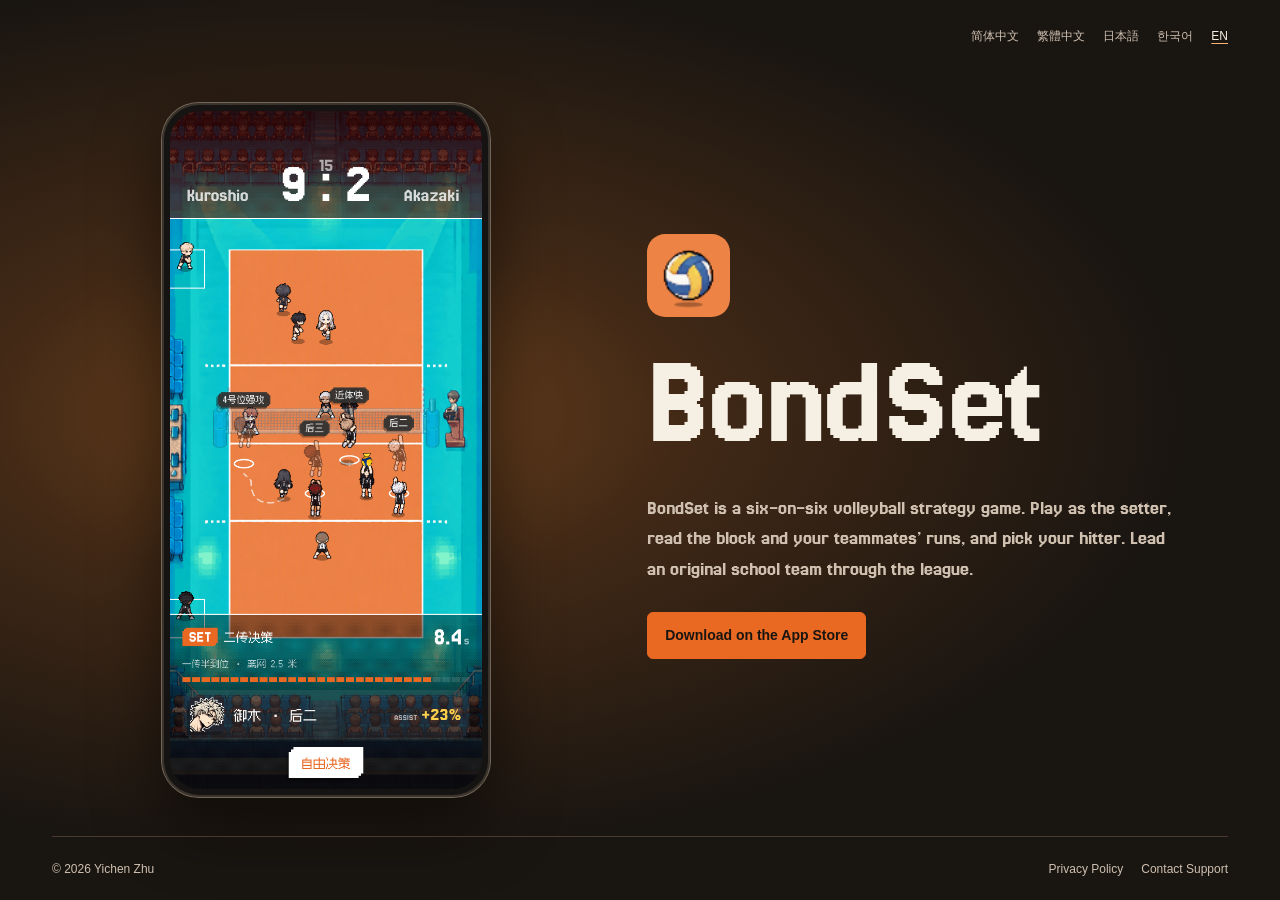
<file: index.html>
<!doctype html>
<html lang="zh-Hans">
<head>
  <meta charset="utf-8">
  <meta name="viewport" content="width=device-width, initial-scale=1">
  <meta name="theme-color" content="#191511">
  <meta name="description" content="BondSet 是一款六人制排球战术游戏。担任二传，读懂拦网和队友跑位，带领原创校队征战联赛。">
  <meta property="og:type" content="website">
  <meta property="og:title" content="BondSet">
  <meta property="og:description" content="Read the block. Pick your hitter. Lead your team through the league.">
  <meta property="og:url" content="https://easonzz.github.io/Airborne/">
  <meta property="og:image" content="https://easonzz.github.io/Airborne/assets/match.png">
  <meta property="og:image:width" content="1206">
  <meta property="og:image:height" content="2622">
  <title>BondSet · 排球战术游戏</title>
  <link rel="canonical" href="https://easonzz.github.io/Airborne/">
  <link rel="icon" type="image/png" href="./assets/icon.png">
  <link rel="stylesheet" href="./assets/site.css?v=app-store-launch">
  <script src="./assets/site.js?v=app-store-launch" defer></script>
</head>
<body class="landing">
  <div class="site">
    <header class="header">
      <nav class="languages" aria-label="语言" id="language-menu">
        <a href="?lang=zh" lang="zh-Hans" hreflang="zh-Hans" data-lang="zh" aria-current="true">简体中文</a>
        <a href="?lang=zh-hant" lang="zh-Hant" hreflang="zh-Hant" data-lang="zh-hant">繁體中文</a>
        <a href="?lang=ja" lang="ja" hreflang="ja" data-lang="ja">日本語</a>
        <a href="?lang=ko" lang="ko" hreflang="ko" data-lang="ko">한국어</a>
        <a href="?lang=en" lang="en" hreflang="en" data-lang="en">EN</a>
      </nav>
    </header>
    <main class="hero">
      <figure class="device">
        <img src="./assets/match.png" alt="BondSet 实机画面，二传正在为黑汐队选择进攻路线。" width="1206" height="2622" fetchpriority="high">
      </figure>
      <div class="copy">
        <div class="brand">
          <img class="app-icon" src="./assets/icon.png" width="64" height="64" alt="">
          <h1>BondSet</h1>
        </div>
        <p id="intro">BondSet 是一款六人制排球战术游戏。担任二传，读懂拦网和队友跑位，选出这一球的攻手，带领原创校队征战联赛。</p>
        <a class="store" id="store" href="https://apps.apple.com/us/app/bondset-trust-on-the-court/id6827380778">前往AppStore下载</a>
      </div>
    </main>
    <footer class="footer">
      <small>© 2026 Yichen Zhu</small>
      <nav aria-label="隐私政策和支持" id="footer-menu">
        <a href="./privacy/#zh" id="privacy-link">隐私政策</a>
        <a href="./support/#zh" id="support-link">联系支持</a>
      </nav>
    </footer>
  </div>
</body>
</html>
</file>
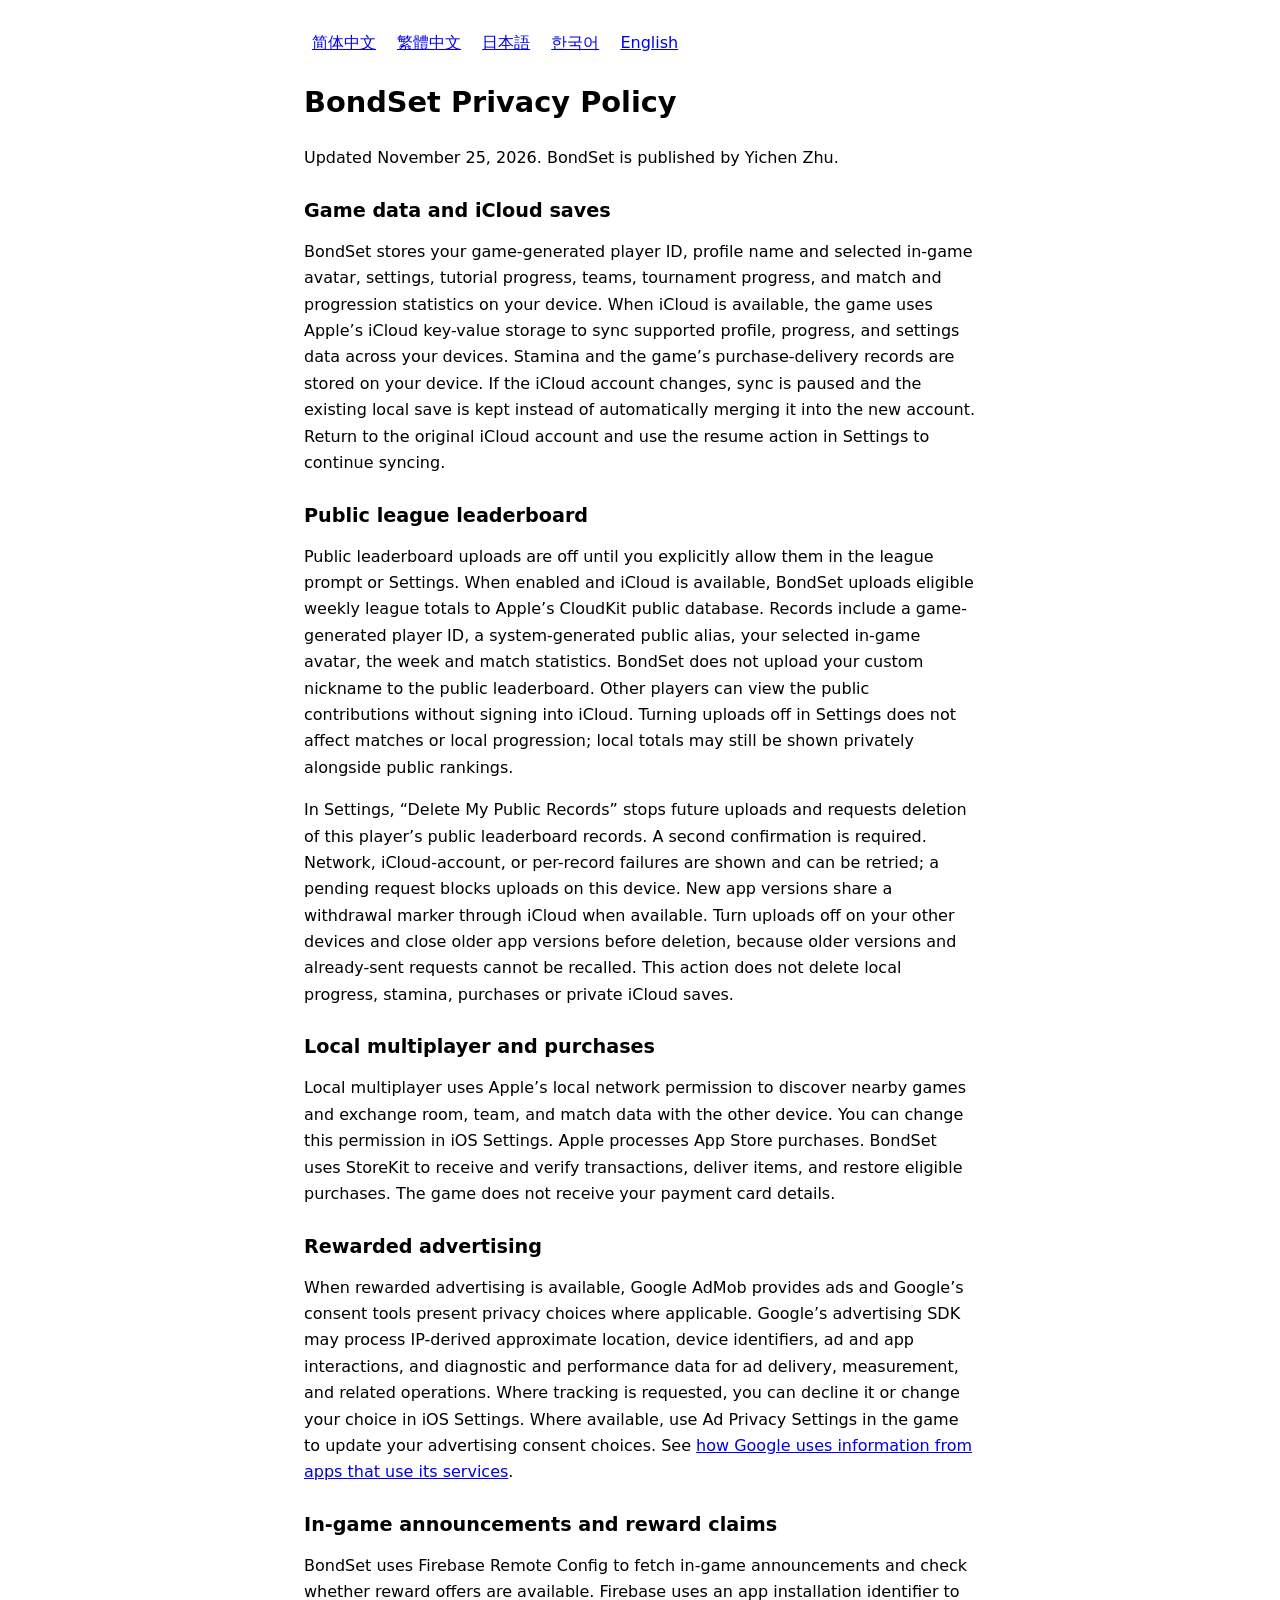
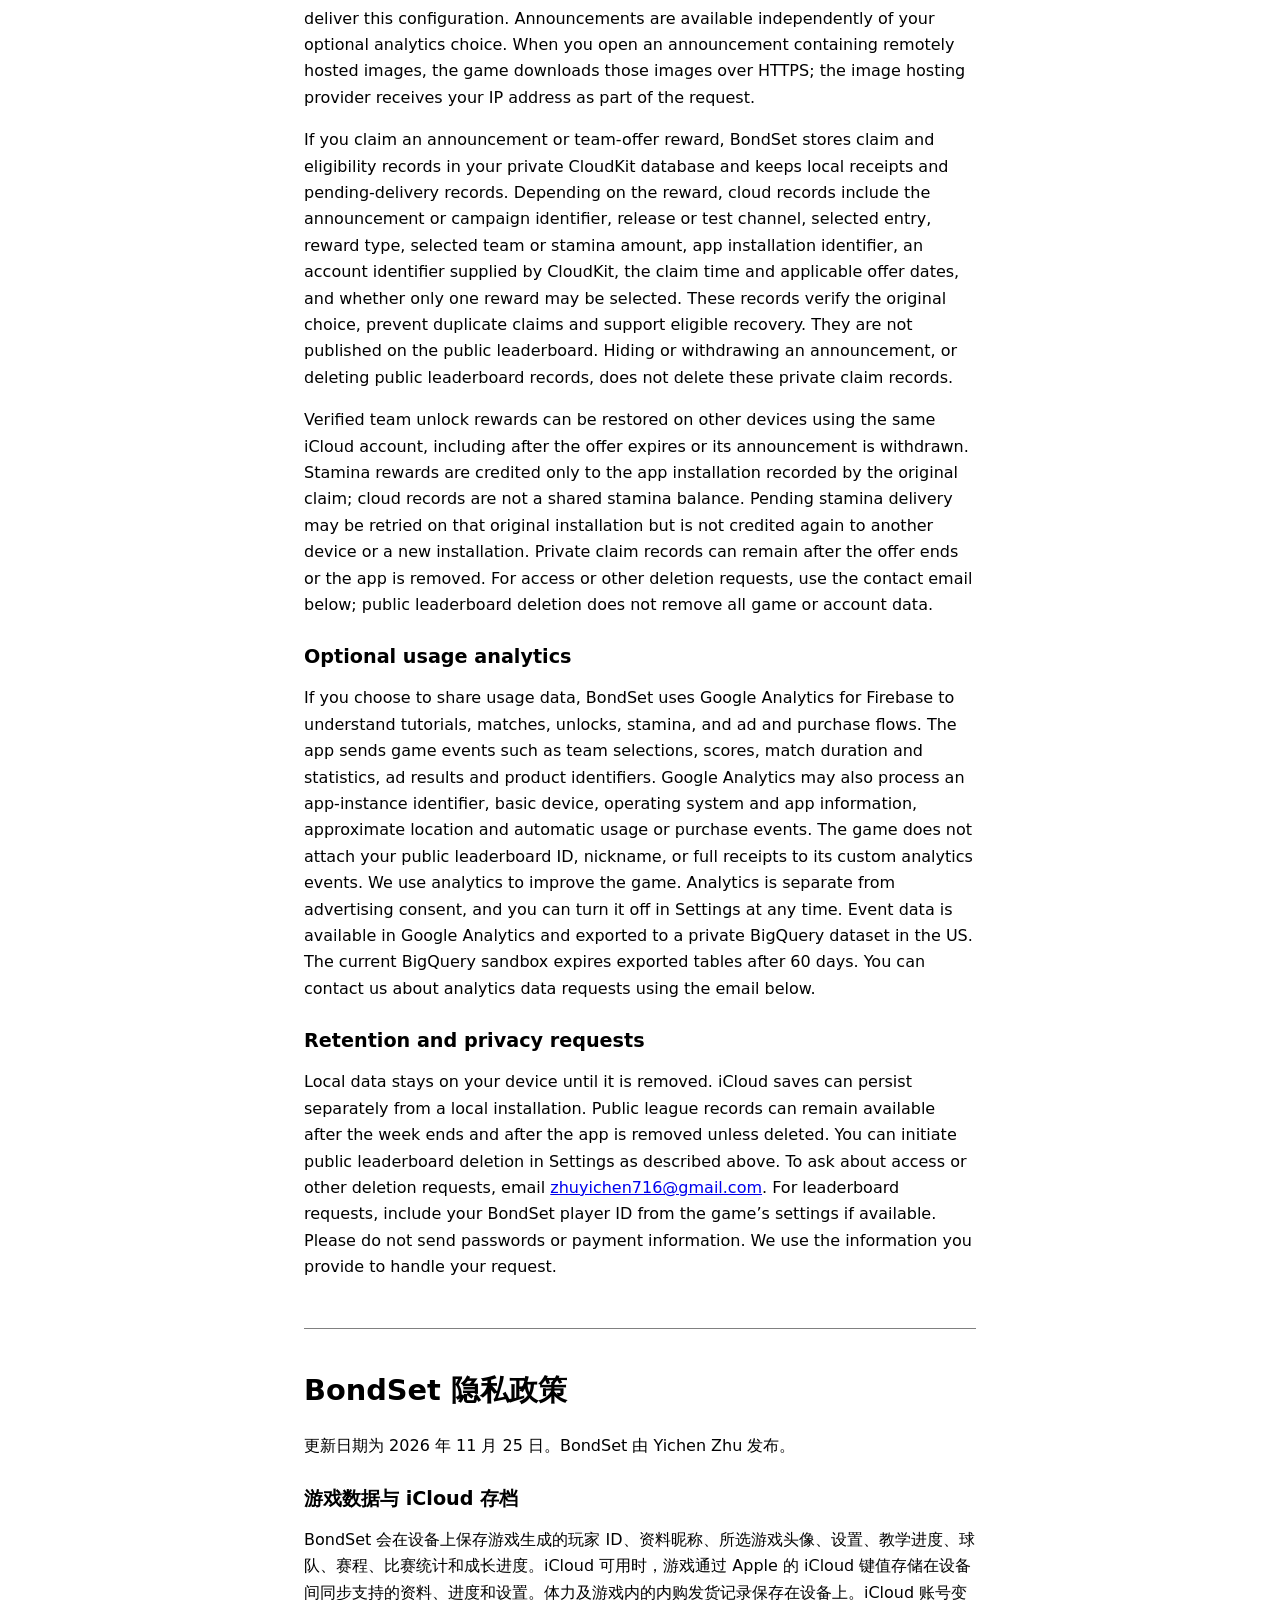
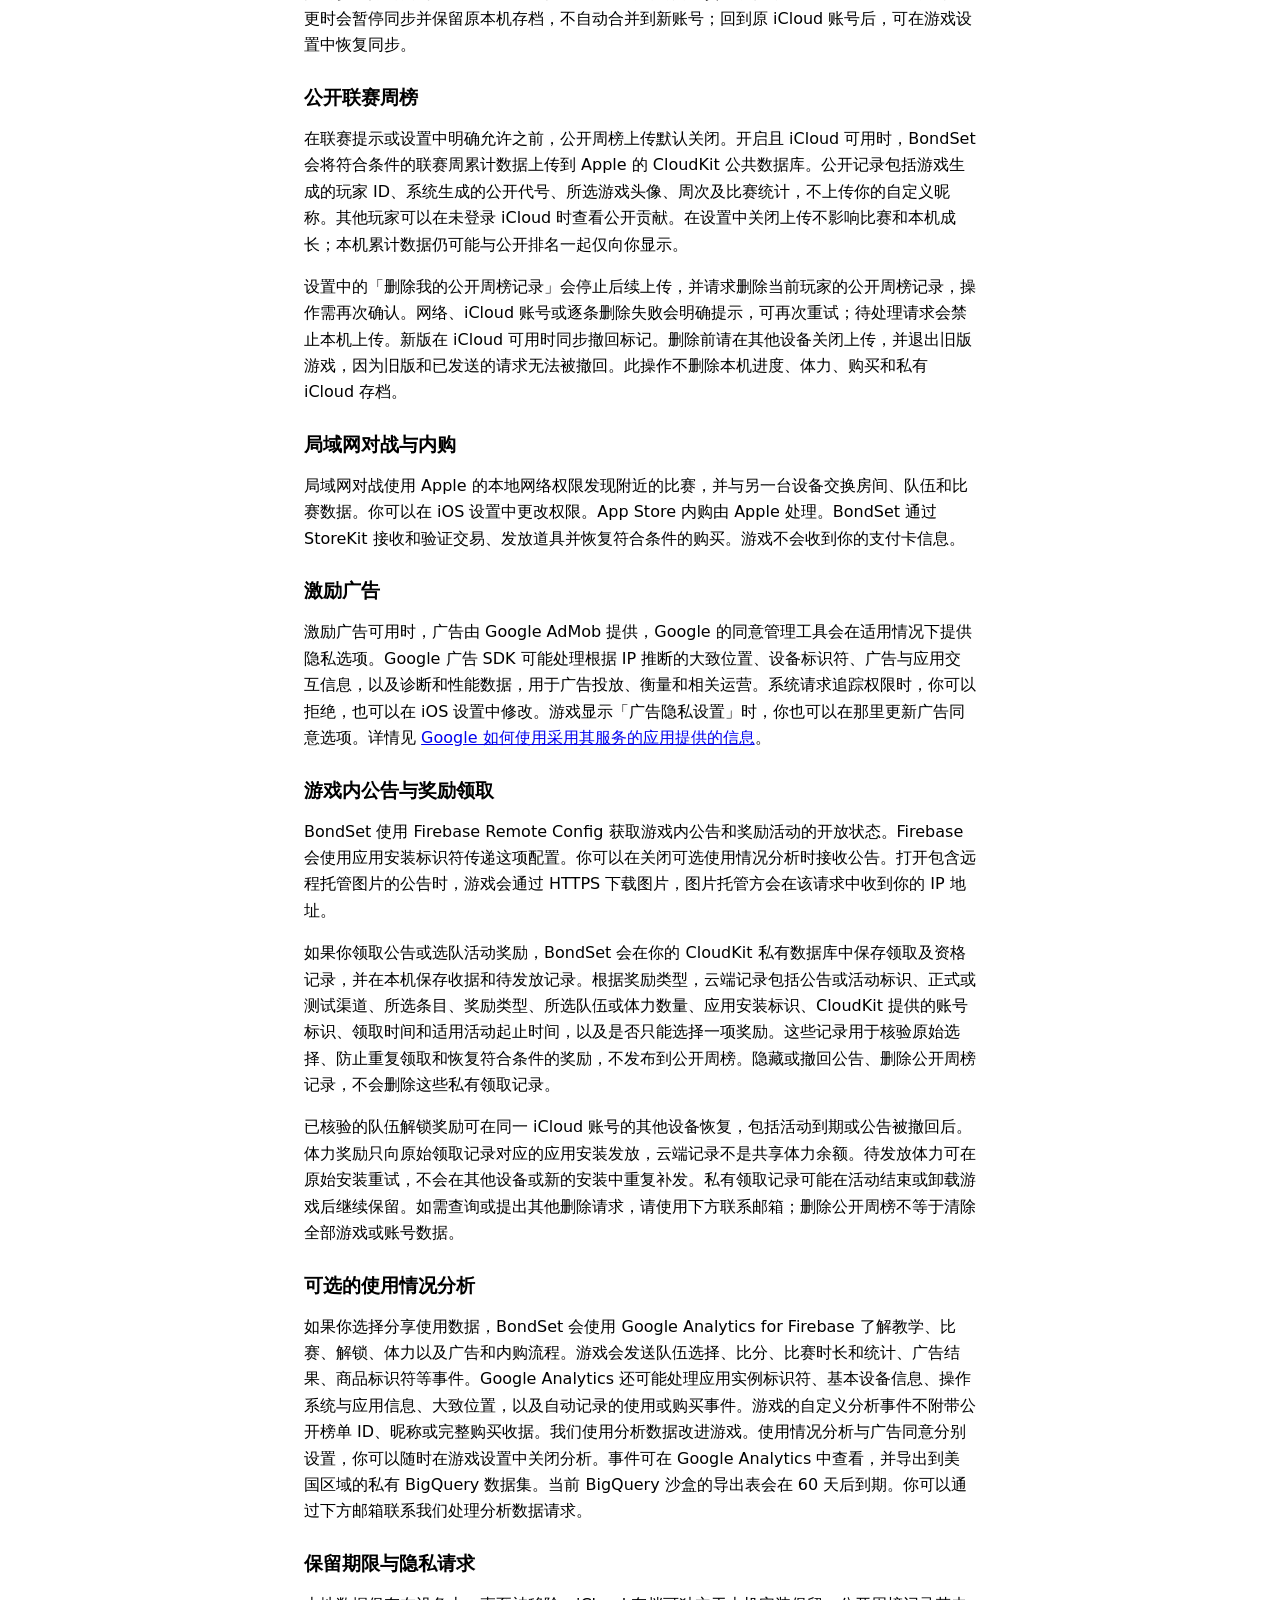
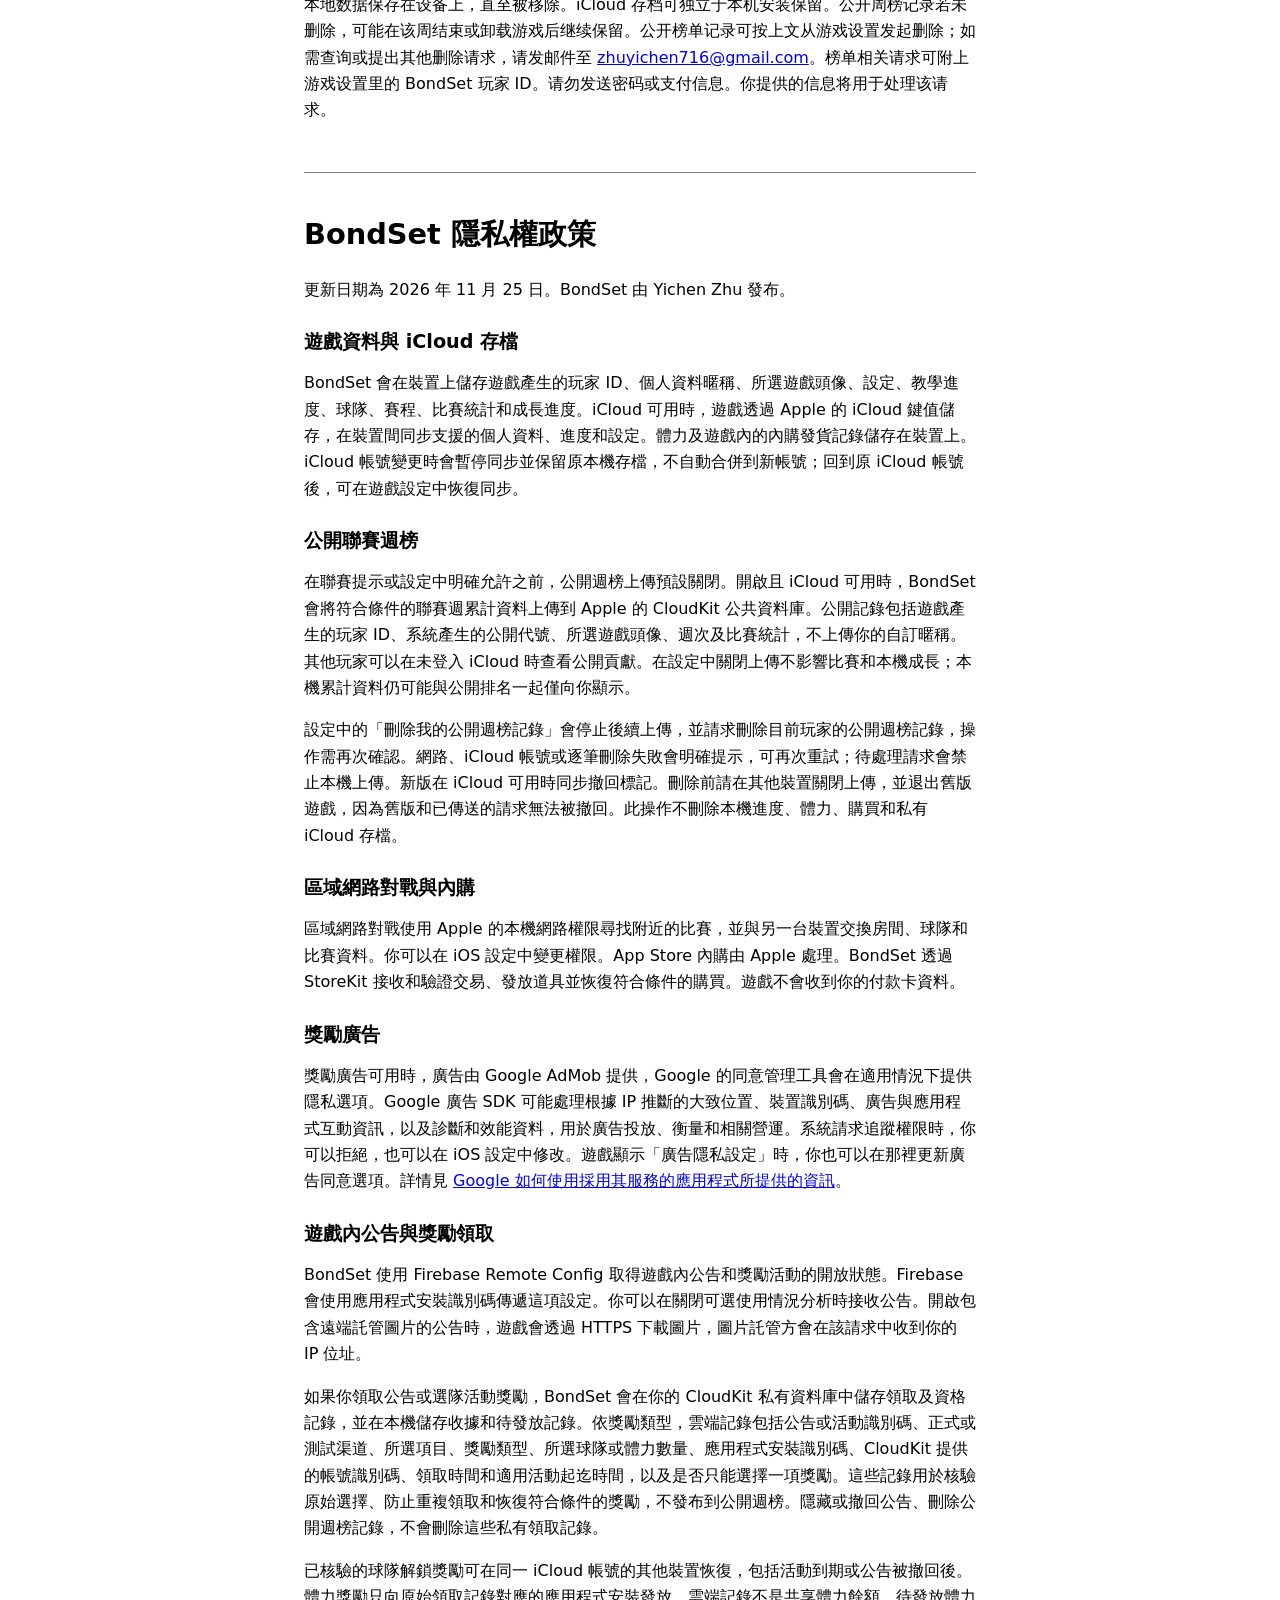
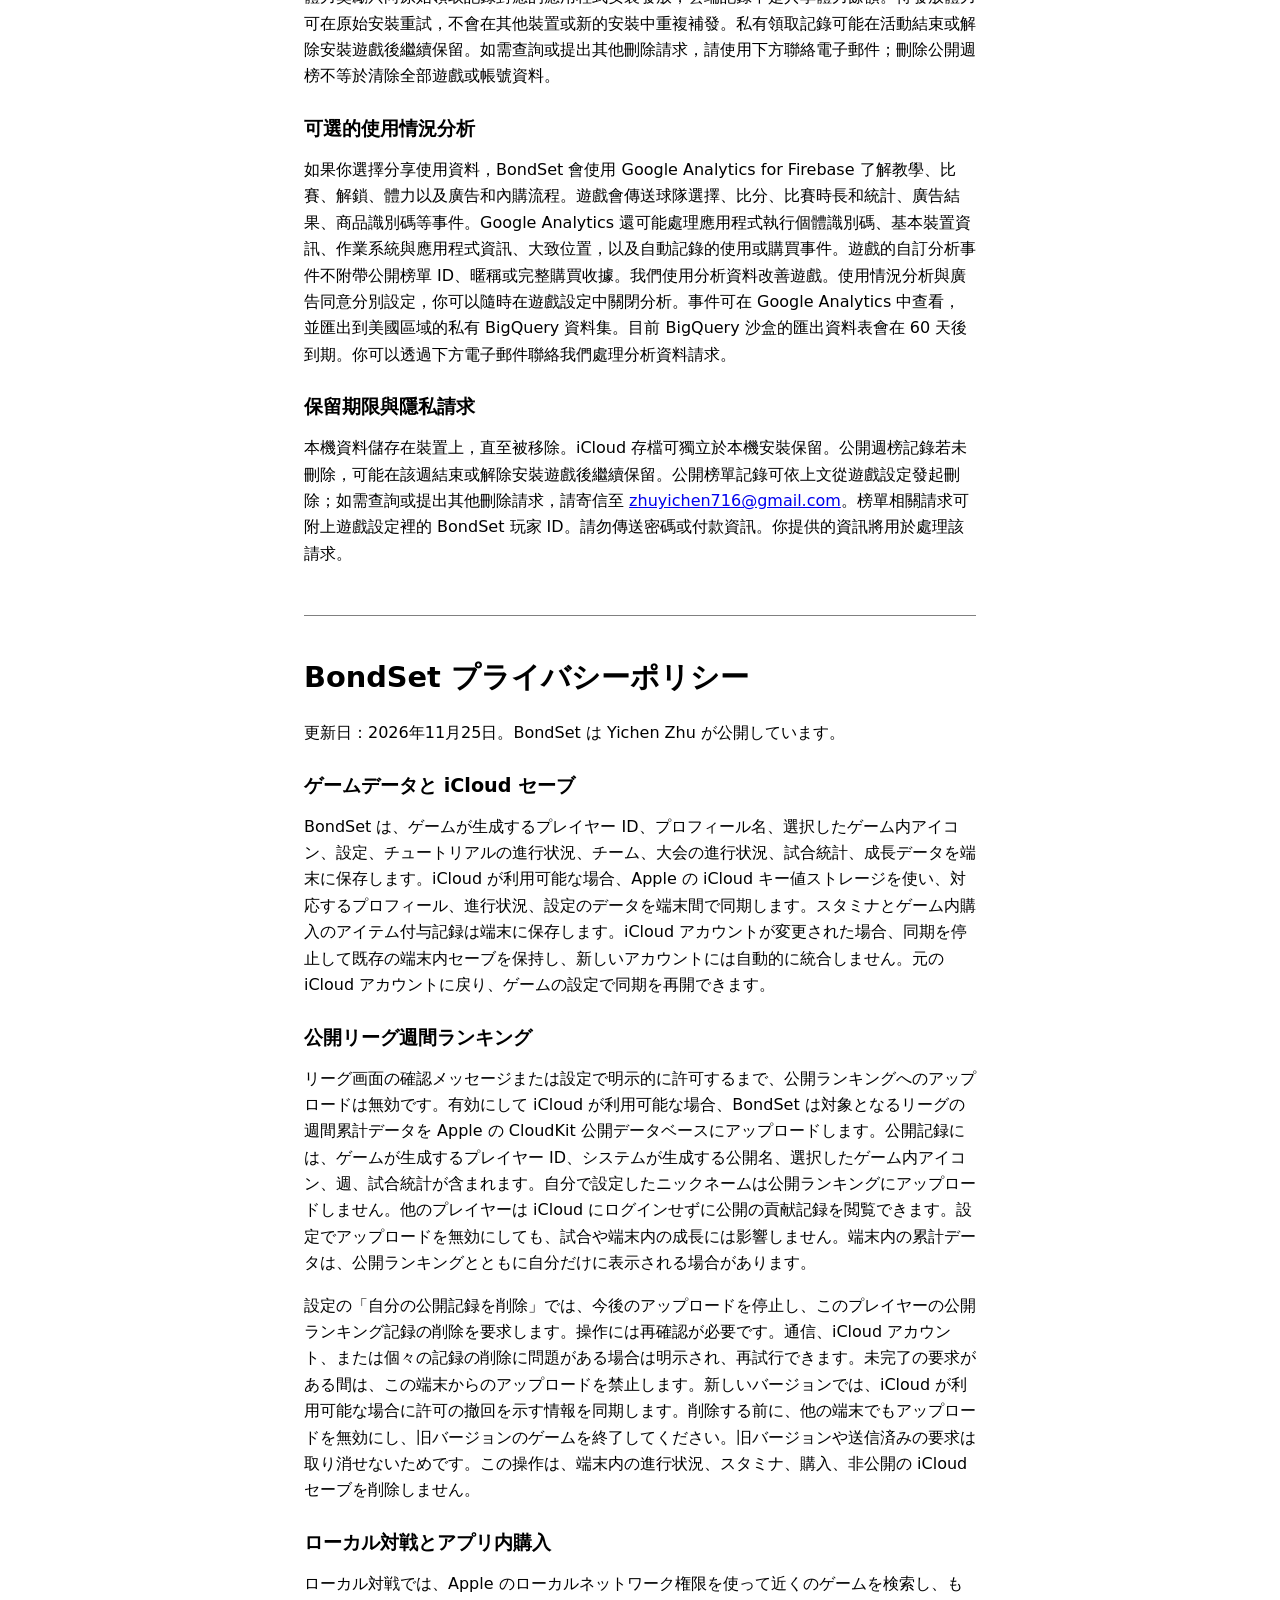
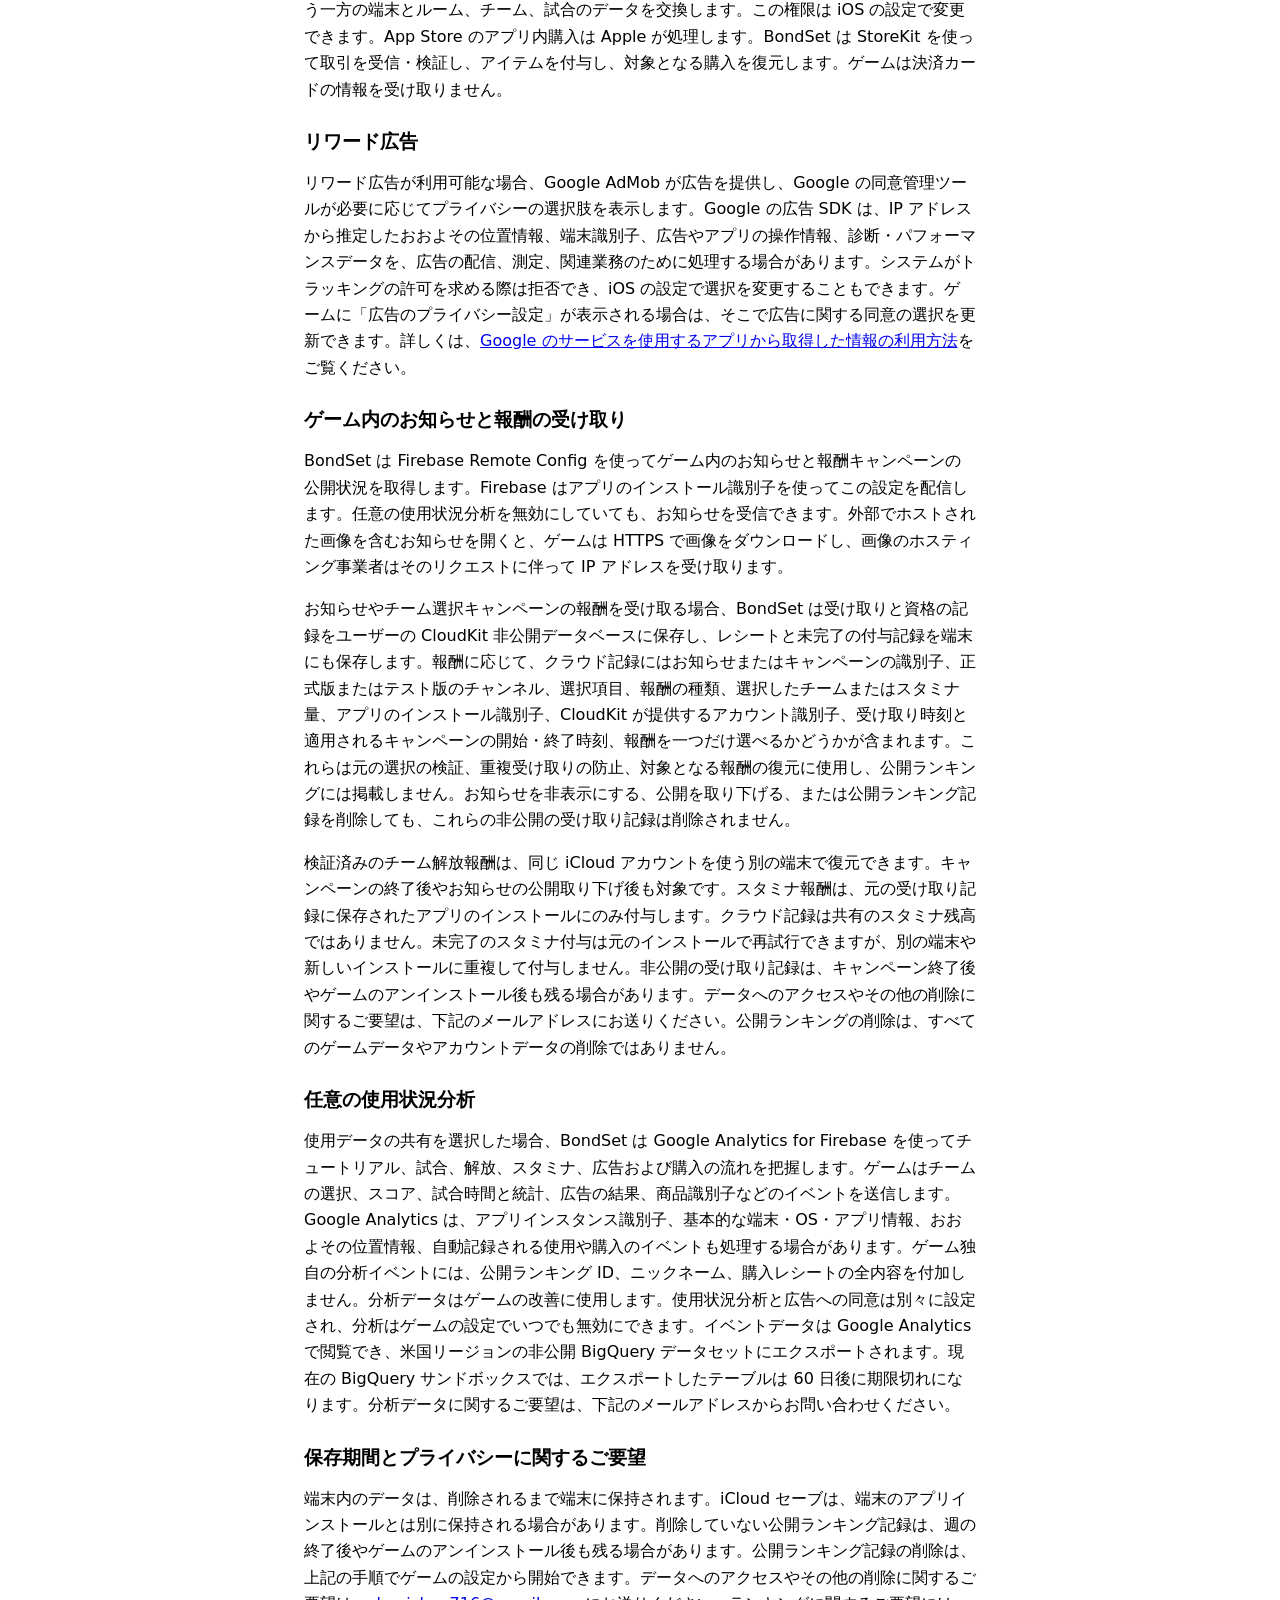
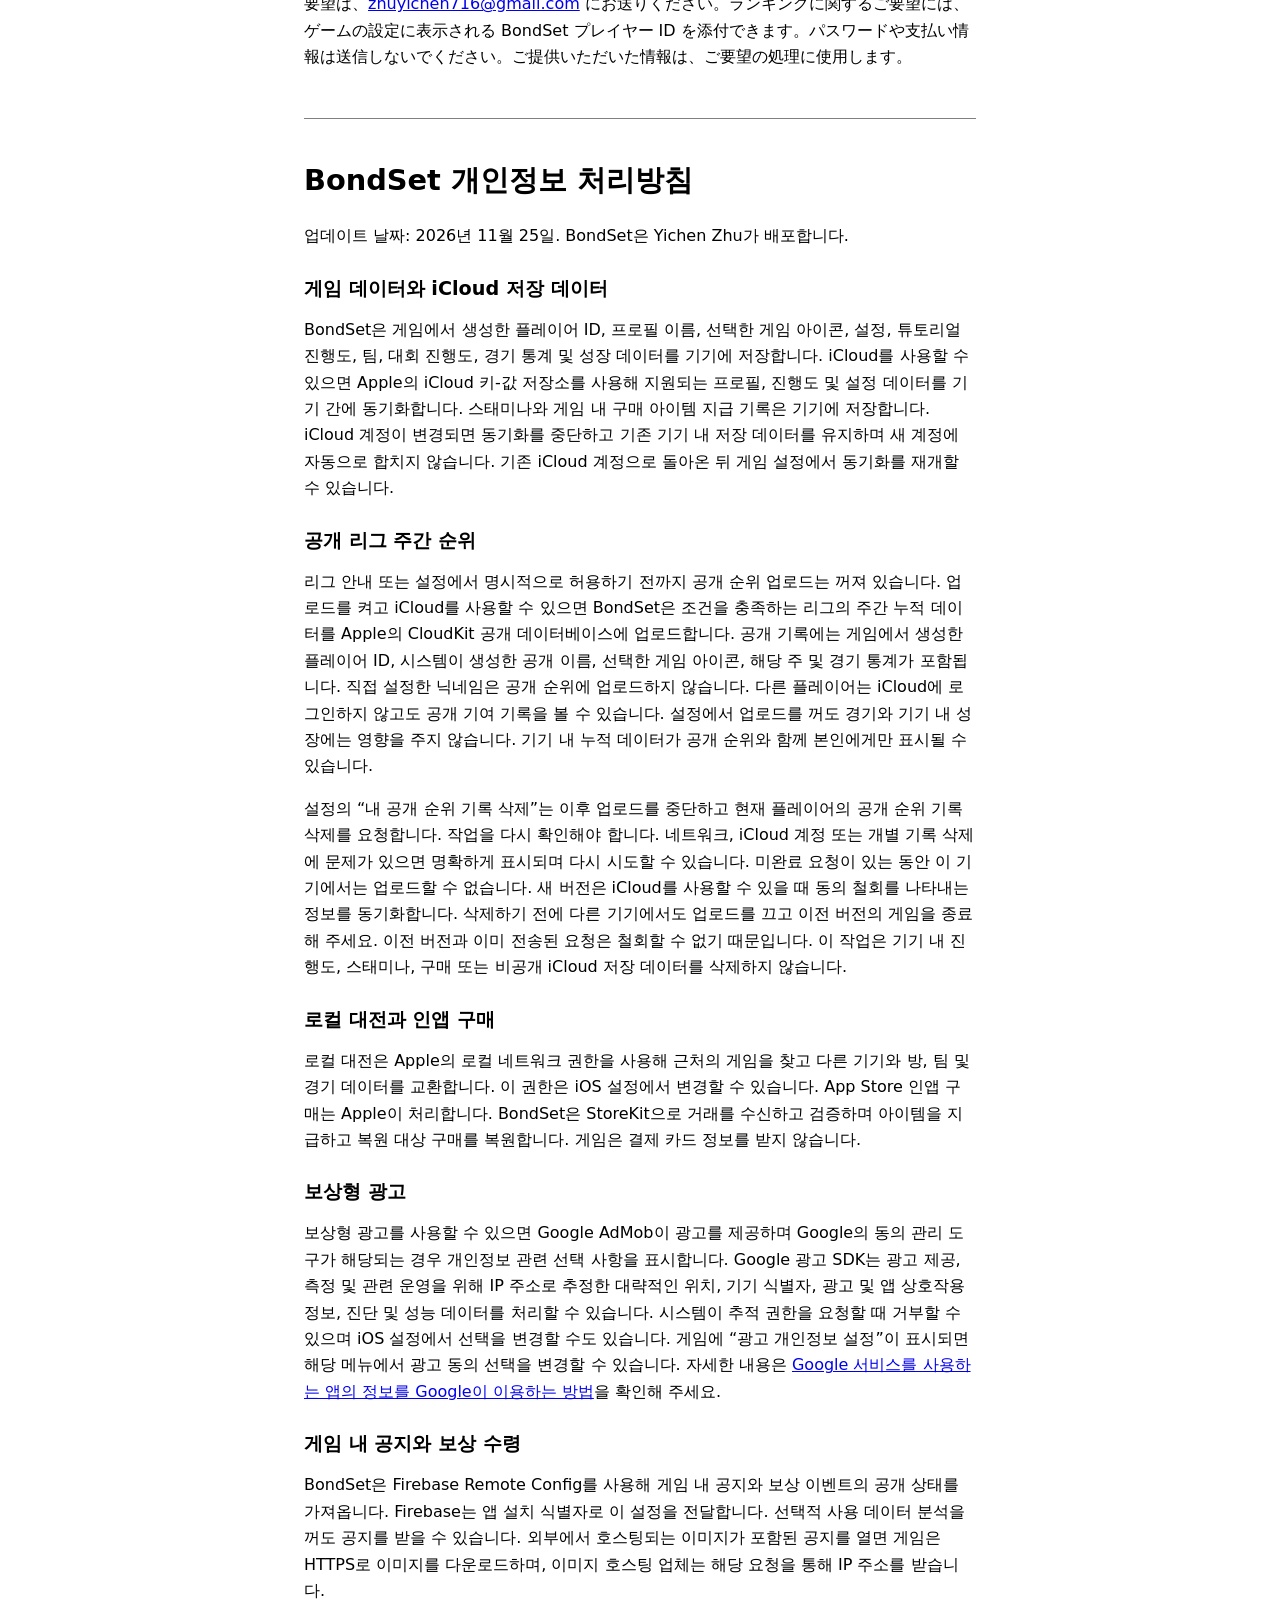
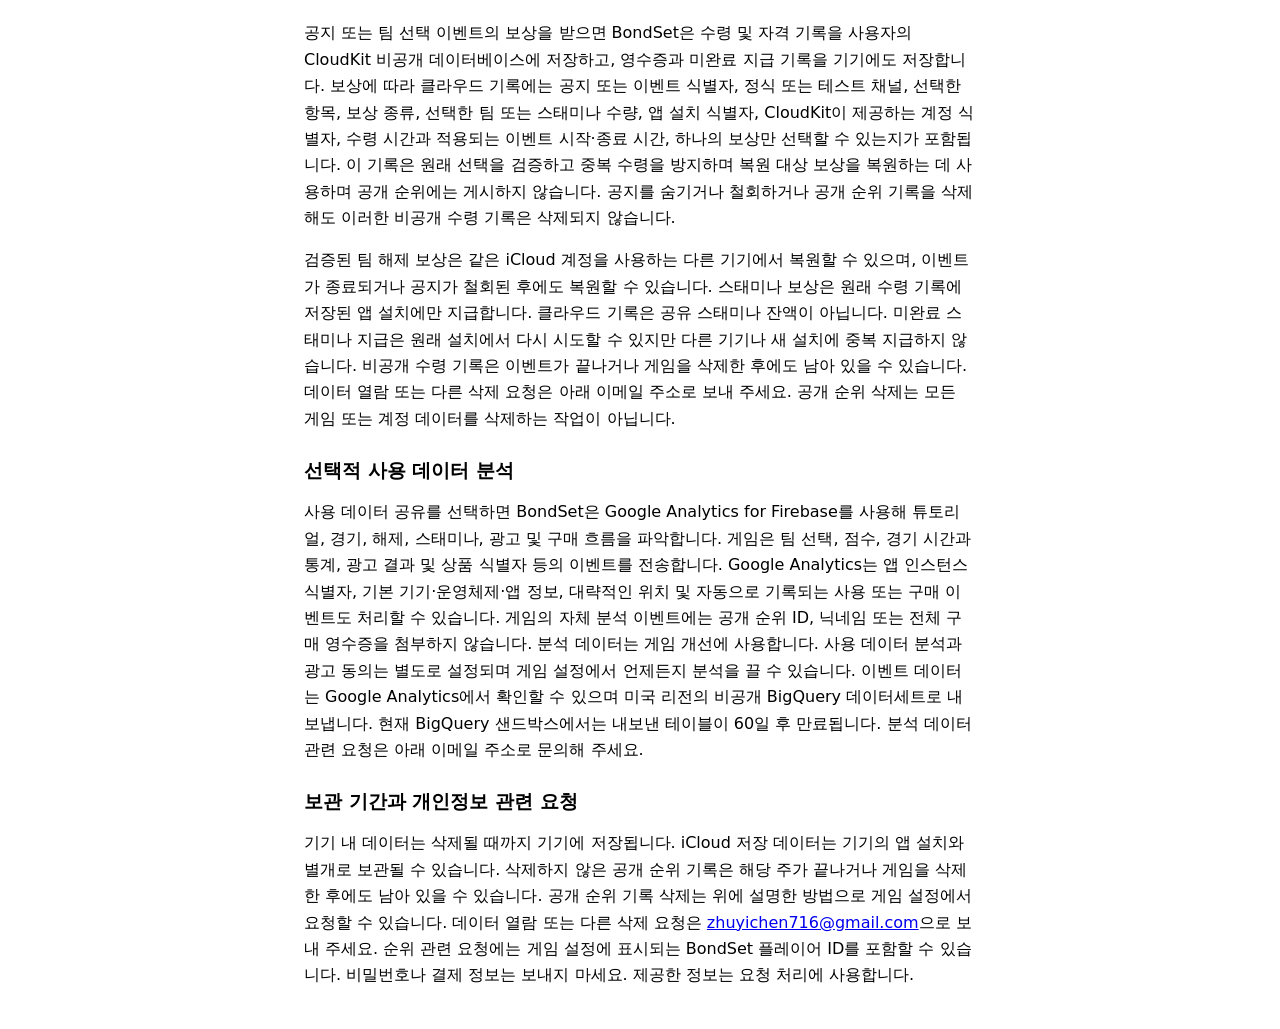
<file: privacy/index.html>
<!doctype html>
<html lang="en">
<head>
<meta charset="utf-8">
<meta name="viewport" content="width=device-width, initial-scale=1">
<title>BondSet Privacy Policy · 隐私政策</title>
<style>
  :root { color-scheme: light dark; }
  body { max-width: 42rem; margin: 0 auto; padding: 1.5rem; font: 1rem/1.65 system-ui, sans-serif; }
  h1, h2 { line-height: 1.25; }
  h1 { font-size: 1.8rem; }
  h2 { font-size: 1.2rem; margin-top: 1.7rem; }
  nav a { display: inline-block; padding: .35rem .5rem; }
  a { overflow-wrap: anywhere; }
  section + section { margin-top: 3rem; border-top: 1px solid GrayText; padding-top: 1.25rem; }
</style>
</head>
<body>
<nav aria-label="Language"><a href="#zh" lang="zh-Hans">简体中文</a> <a href="#zh-hant" lang="zh-Hant">繁體中文</a> <a href="#ja" lang="ja">日本語</a> <a href="#ko" lang="ko">한국어</a> <a href="#en" lang="en">English</a></nav>
<main>
<section id="en">
<h1>BondSet Privacy Policy</h1>
<p>Updated November 25, 2026. BondSet is published by Yichen Zhu.</p>

<h2>Game data and iCloud saves</h2>
<p>BondSet stores your game-generated player ID, profile name and selected in-game avatar, settings, tutorial progress, teams, tournament progress, and match and progression statistics on your device. When iCloud is available, the game uses Apple’s iCloud key-value storage to sync supported profile, progress, and settings data across your devices. Stamina and the game’s purchase-delivery records are stored on your device. If the iCloud account changes, sync is paused and the existing local save is kept instead of automatically merging it into the new account. Return to the original iCloud account and use the resume action in Settings to continue syncing.</p>

<h2>Public league leaderboard</h2>
<p>Public leaderboard uploads are off until you explicitly allow them in the league prompt or Settings. When enabled and iCloud is available, BondSet uploads eligible weekly league totals to Apple’s CloudKit public database. Records include a game-generated player ID, a system-generated public alias, your selected in-game avatar, the week and match statistics. BondSet does not upload your custom nickname to the public leaderboard. Other players can view the public contributions without signing into iCloud. Turning uploads off in Settings does not affect matches or local progression; local totals may still be shown privately alongside public rankings.</p>
<p>In Settings, “Delete My Public Records” stops future uploads and requests deletion of this player’s public leaderboard records. A second confirmation is required. Network, iCloud-account, or per-record failures are shown and can be retried; a pending request blocks uploads on this device. New app versions share a withdrawal marker through iCloud when available. Turn uploads off on your other devices and close older app versions before deletion, because older versions and already-sent requests cannot be recalled. This action does not delete local progress, stamina, purchases or private iCloud saves.</p>

<h2>Local multiplayer and purchases</h2>
<p>Local multiplayer uses Apple’s local network permission to discover nearby games and exchange room, team, and match data with the other device. You can change this permission in iOS Settings. Apple processes App Store purchases. BondSet uses StoreKit to receive and verify transactions, deliver items, and restore eligible purchases. The game does not receive your payment card details.</p>

<h2>Rewarded advertising</h2>
<p>When rewarded advertising is available, Google AdMob provides ads and Google’s consent tools present privacy choices where applicable. Google’s advertising SDK may process IP-derived approximate location, device identifiers, ad and app interactions, and diagnostic and performance data for ad delivery, measurement, and related operations. Where tracking is requested, you can decline it or change your choice in iOS Settings. Where available, use Ad Privacy Settings in the game to update your advertising consent choices. See <a href="https://policies.google.com/technologies/partner-sites">how Google uses information from apps that use its services</a>.</p>

<h2>In-game announcements and reward claims</h2>
<p>BondSet uses Firebase Remote Config to fetch in-game announcements and check whether reward offers are available. Firebase uses an app installation identifier to deliver this configuration. Announcements are available independently of your optional analytics choice. When you open an announcement containing remotely hosted images, the game downloads those images over HTTPS; the image hosting provider receives your IP address as part of the request.</p>
<p>If you claim an announcement or team-offer reward, BondSet stores claim and eligibility records in your private CloudKit database and keeps local receipts and pending-delivery records. Depending on the reward, cloud records include the announcement or campaign identifier, release or test channel, selected entry, reward type, selected team or stamina amount, app installation identifier, an account identifier supplied by CloudKit, the claim time and applicable offer dates, and whether only one reward may be selected. These records verify the original choice, prevent duplicate claims and support eligible recovery. They are not published on the public leaderboard. Hiding or withdrawing an announcement, or deleting public leaderboard records, does not delete these private claim records.</p>
<p>Verified team unlock rewards can be restored on other devices using the same iCloud account, including after the offer expires or its announcement is withdrawn. Stamina rewards are credited only to the app installation recorded by the original claim; cloud records are not a shared stamina balance. Pending stamina delivery may be retried on that original installation but is not credited again to another device or a new installation. Private claim records can remain after the offer ends or the app is removed. For access or other deletion requests, use the contact email below; public leaderboard deletion does not remove all game or account data.</p>

<h2>Optional usage analytics</h2>
<p>If you choose to share usage data, BondSet uses Google Analytics for Firebase to understand tutorials, matches, unlocks, stamina, and ad and purchase flows. The app sends game events such as team selections, scores, match duration and statistics, ad results and product identifiers. Google Analytics may also process an app-instance identifier, basic device, operating system and app information, approximate location and automatic usage or purchase events. The game does not attach your public leaderboard ID, nickname, or full receipts to its custom analytics events. We use analytics to improve the game. Analytics is separate from advertising consent, and you can turn it off in Settings at any time. Event data is available in Google Analytics and exported to a private BigQuery dataset in the US. The current BigQuery sandbox expires exported tables after 60 days. You can contact us about analytics data requests using the email below.</p>

<h2>Retention and privacy requests</h2>
<p>Local data stays on your device until it is removed. iCloud saves can persist separately from a local installation. Public league records can remain available after the week ends and after the app is removed unless deleted. You can initiate public leaderboard deletion in Settings as described above. To ask about access or other deletion requests, email <a href="mailto:zhuyichen716@gmail.com">zhuyichen716@gmail.com</a>. For leaderboard requests, include your BondSet player ID from the game’s settings if available. Please do not send passwords or payment information. We use the information you provide to handle your request.</p>
</section>

<section id="zh" lang="zh-Hans">
<h1>BondSet 隐私政策</h1>
<p>更新日期为 2026 年 11 月 25 日。BondSet 由 Yichen Zhu 发布。</p>

<h2>游戏数据与 iCloud 存档</h2>
<p>BondSet 会在设备上保存游戏生成的玩家 ID、资料昵称、所选游戏头像、设置、教学进度、球队、赛程、比赛统计和成长进度。iCloud 可用时，游戏通过 Apple 的 iCloud 键值存储在设备间同步支持的资料、进度和设置。体力及游戏内的内购发货记录保存在设备上。iCloud 账号变更时会暂停同步并保留原本机存档，不自动合并到新账号；回到原 iCloud 账号后，可在游戏设置中恢复同步。</p>

<h2>公开联赛周榜</h2>
<p>在联赛提示或设置中明确允许之前，公开周榜上传默认关闭。开启且 iCloud 可用时，BondSet 会将符合条件的联赛周累计数据上传到 Apple 的 CloudKit 公共数据库。公开记录包括游戏生成的玩家 ID、系统生成的公开代号、所选游戏头像、周次及比赛统计，不上传你的自定义昵称。其他玩家可以在未登录 iCloud 时查看公开贡献。在设置中关闭上传不影响比赛和本机成长；本机累计数据仍可能与公开排名一起仅向你显示。</p>
<p>设置中的「删除我的公开周榜记录」会停止后续上传，并请求删除当前玩家的公开周榜记录，操作需再次确认。网络、iCloud 账号或逐条删除失败会明确提示，可再次重试；待处理请求会禁止本机上传。新版在 iCloud 可用时同步撤回标记。删除前请在其他设备关闭上传，并退出旧版游戏，因为旧版和已发送的请求无法被撤回。此操作不删除本机进度、体力、购买和私有 iCloud 存档。</p>

<h2>局域网对战与内购</h2>
<p>局域网对战使用 Apple 的本地网络权限发现附近的比赛，并与另一台设备交换房间、队伍和比赛数据。你可以在 iOS 设置中更改权限。App Store 内购由 Apple 处理。BondSet 通过 StoreKit 接收和验证交易、发放道具并恢复符合条件的购买。游戏不会收到你的支付卡信息。</p>

<h2>激励广告</h2>
<p>激励广告可用时，广告由 Google AdMob 提供，Google 的同意管理工具会在适用情况下提供隐私选项。Google 广告 SDK 可能处理根据 IP 推断的大致位置、设备标识符、广告与应用交互信息，以及诊断和性能数据，用于广告投放、衡量和相关运营。系统请求追踪权限时，你可以拒绝，也可以在 iOS 设置中修改。游戏显示「广告隐私设置」时，你也可以在那里更新广告同意选项。详情见 <a href="https://policies.google.com/technologies/partner-sites?hl=zh-CN">Google 如何使用采用其服务的应用提供的信息</a>。</p>

<h2>游戏内公告与奖励领取</h2>
<p>BondSet 使用 Firebase Remote Config 获取游戏内公告和奖励活动的开放状态。Firebase 会使用应用安装标识符传递这项配置。你可以在关闭可选使用情况分析时接收公告。打开包含远程托管图片的公告时，游戏会通过 HTTPS 下载图片，图片托管方会在该请求中收到你的 IP 地址。</p>
<p>如果你领取公告或选队活动奖励，BondSet 会在你的 CloudKit 私有数据库中保存领取及资格记录，并在本机保存收据和待发放记录。根据奖励类型，云端记录包括公告或活动标识、正式或测试渠道、所选条目、奖励类型、所选队伍或体力数量、应用安装标识、CloudKit 提供的账号标识、领取时间和适用活动起止时间，以及是否只能选择一项奖励。这些记录用于核验原始选择、防止重复领取和恢复符合条件的奖励，不发布到公开周榜。隐藏或撤回公告、删除公开周榜记录，不会删除这些私有领取记录。</p>
<p>已核验的队伍解锁奖励可在同一 iCloud 账号的其他设备恢复，包括活动到期或公告被撤回后。体力奖励只向原始领取记录对应的应用安装发放，云端记录不是共享体力余额。待发放体力可在原始安装重试，不会在其他设备或新的安装中重复补发。私有领取记录可能在活动结束或卸载游戏后继续保留。如需查询或提出其他删除请求，请使用下方联系邮箱；删除公开周榜不等于清除全部游戏或账号数据。</p>

<h2>可选的使用情况分析</h2>
<p>如果你选择分享使用数据，BondSet 会使用 Google Analytics for Firebase 了解教学、比赛、解锁、体力以及广告和内购流程。游戏会发送队伍选择、比分、比赛时长和统计、广告结果、商品标识符等事件。Google Analytics 还可能处理应用实例标识符、基本设备信息、操作系统与应用信息、大致位置，以及自动记录的使用或购买事件。游戏的自定义分析事件不附带公开榜单 ID、昵称或完整购买收据。我们使用分析数据改进游戏。使用情况分析与广告同意分别设置，你可以随时在游戏设置中关闭分析。事件可在 Google Analytics 中查看，并导出到美国区域的私有 BigQuery 数据集。当前 BigQuery 沙盒的导出表会在 60 天后到期。你可以通过下方邮箱联系我们处理分析数据请求。</p>

<h2>保留期限与隐私请求</h2>
<p>本地数据保存在设备上，直至被移除。iCloud 存档可独立于本机安装保留。公开周榜记录若未删除，可能在该周结束或卸载游戏后继续保留。公开榜单记录可按上文从游戏设置发起删除；如需查询或提出其他删除请求，请发邮件至 <a href="mailto:zhuyichen716@gmail.com">zhuyichen716@gmail.com</a>。榜单相关请求可附上游戏设置里的 BondSet 玩家 ID。请勿发送密码或支付信息。你提供的信息将用于处理该请求。</p>
</section>

<section id="zh-hant" lang="zh-Hant">
<h1>BondSet 隱私權政策</h1>
<p>更新日期為 2026 年 11 月 25 日。BondSet 由 Yichen Zhu 發布。</p>

<h2>遊戲資料與 iCloud 存檔</h2>
<p>BondSet 會在裝置上儲存遊戲產生的玩家 ID、個人資料暱稱、所選遊戲頭像、設定、教學進度、球隊、賽程、比賽統計和成長進度。iCloud 可用時，遊戲透過 Apple 的 iCloud 鍵值儲存，在裝置間同步支援的個人資料、進度和設定。體力及遊戲內的內購發貨記錄儲存在裝置上。iCloud 帳號變更時會暫停同步並保留原本機存檔，不自動合併到新帳號；回到原 iCloud 帳號後，可在遊戲設定中恢復同步。</p>

<h2>公開聯賽週榜</h2>
<p>在聯賽提示或設定中明確允許之前，公開週榜上傳預設關閉。開啟且 iCloud 可用時，BondSet 會將符合條件的聯賽週累計資料上傳到 Apple 的 CloudKit 公共資料庫。公開記錄包括遊戲產生的玩家 ID、系統產生的公開代號、所選遊戲頭像、週次及比賽統計，不上傳你的自訂暱稱。其他玩家可以在未登入 iCloud 時查看公開貢獻。在設定中關閉上傳不影響比賽和本機成長；本機累計資料仍可能與公開排名一起僅向你顯示。</p>
<p>設定中的「刪除我的公開週榜記錄」會停止後續上傳，並請求刪除目前玩家的公開週榜記錄，操作需再次確認。網路、iCloud 帳號或逐筆刪除失敗會明確提示，可再次重試；待處理請求會禁止本機上傳。新版在 iCloud 可用時同步撤回標記。刪除前請在其他裝置關閉上傳，並退出舊版遊戲，因為舊版和已傳送的請求無法被撤回。此操作不刪除本機進度、體力、購買和私有 iCloud 存檔。</p>

<h2>區域網路對戰與內購</h2>
<p>區域網路對戰使用 Apple 的本機網路權限尋找附近的比賽，並與另一台裝置交換房間、球隊和比賽資料。你可以在 iOS 設定中變更權限。App Store 內購由 Apple 處理。BondSet 透過 StoreKit 接收和驗證交易、發放道具並恢復符合條件的購買。遊戲不會收到你的付款卡資料。</p>

<h2>獎勵廣告</h2>
<p>獎勵廣告可用時，廣告由 Google AdMob 提供，Google 的同意管理工具會在適用情況下提供隱私選項。Google 廣告 SDK 可能處理根據 IP 推斷的大致位置、裝置識別碼、廣告與應用程式互動資訊，以及診斷和效能資料，用於廣告投放、衡量和相關營運。系統請求追蹤權限時，你可以拒絕，也可以在 iOS 設定中修改。遊戲顯示「廣告隱私設定」時，你也可以在那裡更新廣告同意選項。詳情見 <a href="https://policies.google.com/technologies/partner-sites?hl=zh-TW">Google 如何使用採用其服務的應用程式所提供的資訊</a>。</p>

<h2>遊戲內公告與獎勵領取</h2>
<p>BondSet 使用 Firebase Remote Config 取得遊戲內公告和獎勵活動的開放狀態。Firebase 會使用應用程式安裝識別碼傳遞這項設定。你可以在關閉可選使用情況分析時接收公告。開啟包含遠端託管圖片的公告時，遊戲會透過 HTTPS 下載圖片，圖片託管方會在該請求中收到你的 IP 位址。</p>
<p>如果你領取公告或選隊活動獎勵，BondSet 會在你的 CloudKit 私有資料庫中儲存領取及資格記錄，並在本機儲存收據和待發放記錄。依獎勵類型，雲端記錄包括公告或活動識別碼、正式或測試渠道、所選項目、獎勵類型、所選球隊或體力數量、應用程式安裝識別碼、CloudKit 提供的帳號識別碼、領取時間和適用活動起迄時間，以及是否只能選擇一項獎勵。這些記錄用於核驗原始選擇、防止重複領取和恢復符合條件的獎勵，不發布到公開週榜。隱藏或撤回公告、刪除公開週榜記錄，不會刪除這些私有領取記錄。</p>
<p>已核驗的球隊解鎖獎勵可在同一 iCloud 帳號的其他裝置恢復，包括活動到期或公告被撤回後。體力獎勵只向原始領取記錄對應的應用程式安裝發放，雲端記錄不是共享體力餘額。待發放體力可在原始安裝重試，不會在其他裝置或新的安裝中重複補發。私有領取記錄可能在活動結束或解除安裝遊戲後繼續保留。如需查詢或提出其他刪除請求，請使用下方聯絡電子郵件；刪除公開週榜不等於清除全部遊戲或帳號資料。</p>

<h2>可選的使用情況分析</h2>
<p>如果你選擇分享使用資料，BondSet 會使用 Google Analytics for Firebase 了解教學、比賽、解鎖、體力以及廣告和內購流程。遊戲會傳送球隊選擇、比分、比賽時長和統計、廣告結果、商品識別碼等事件。Google Analytics 還可能處理應用程式執行個體識別碼、基本裝置資訊、作業系統與應用程式資訊、大致位置，以及自動記錄的使用或購買事件。遊戲的自訂分析事件不附帶公開榜單 ID、暱稱或完整購買收據。我們使用分析資料改善遊戲。使用情況分析與廣告同意分別設定，你可以隨時在遊戲設定中關閉分析。事件可在 Google Analytics 中查看，並匯出到美國區域的私有 BigQuery 資料集。目前 BigQuery 沙盒的匯出資料表會在 60 天後到期。你可以透過下方電子郵件聯絡我們處理分析資料請求。</p>

<h2>保留期限與隱私請求</h2>
<p>本機資料儲存在裝置上，直至被移除。iCloud 存檔可獨立於本機安裝保留。公開週榜記錄若未刪除，可能在該週結束或解除安裝遊戲後繼續保留。公開榜單記錄可依上文從遊戲設定發起刪除；如需查詢或提出其他刪除請求，請寄信至 <a href="mailto:zhuyichen716@gmail.com">zhuyichen716@gmail.com</a>。榜單相關請求可附上遊戲設定裡的 BondSet 玩家 ID。請勿傳送密碼或付款資訊。你提供的資訊將用於處理該請求。</p>
</section>

<section id="ja" lang="ja">
<h1>BondSet プライバシーポリシー</h1>
<p>更新日：2026年11月25日。BondSet は Yichen Zhu が公開しています。</p>

<h2>ゲームデータと iCloud セーブ</h2>
<p>BondSet は、ゲームが生成するプレイヤー ID、プロフィール名、選択したゲーム内アイコン、設定、チュートリアルの進行状況、チーム、大会の進行状況、試合統計、成長データを端末に保存します。iCloud が利用可能な場合、Apple の iCloud キー値ストレージを使い、対応するプロフィール、進行状況、設定のデータを端末間で同期します。スタミナとゲーム内購入のアイテム付与記録は端末に保存します。iCloud アカウントが変更された場合、同期を停止して既存の端末内セーブを保持し、新しいアカウントには自動的に統合しません。元の iCloud アカウントに戻り、ゲームの設定で同期を再開できます。</p>

<h2>公開リーグ週間ランキング</h2>
<p>リーグ画面の確認メッセージまたは設定で明示的に許可するまで、公開ランキングへのアップロードは無効です。有効にして iCloud が利用可能な場合、BondSet は対象となるリーグの週間累計データを Apple の CloudKit 公開データベースにアップロードします。公開記録には、ゲームが生成するプレイヤー ID、システムが生成する公開名、選択したゲーム内アイコン、週、試合統計が含まれます。自分で設定したニックネームは公開ランキングにアップロードしません。他のプレイヤーは iCloud にログインせずに公開の貢献記録を閲覧できます。設定でアップロードを無効にしても、試合や端末内の成長には影響しません。端末内の累計データは、公開ランキングとともに自分だけに表示される場合があります。</p>
<p>設定の「自分の公開記録を削除」では、今後のアップロードを停止し、このプレイヤーの公開ランキング記録の削除を要求します。操作には再確認が必要です。通信、iCloud アカウント、または個々の記録の削除に問題がある場合は明示され、再試行できます。未完了の要求がある間は、この端末からのアップロードを禁止します。新しいバージョンでは、iCloud が利用可能な場合に許可の撤回を示す情報を同期します。削除する前に、他の端末でもアップロードを無効にし、旧バージョンのゲームを終了してください。旧バージョンや送信済みの要求は取り消せないためです。この操作は、端末内の進行状況、スタミナ、購入、非公開の iCloud セーブを削除しません。</p>

<h2>ローカル対戦とアプリ内購入</h2>
<p>ローカル対戦では、Apple のローカルネットワーク権限を使って近くのゲームを検索し、もう一方の端末とルーム、チーム、試合のデータを交換します。この権限は iOS の設定で変更できます。App Store のアプリ内購入は Apple が処理します。BondSet は StoreKit を使って取引を受信・検証し、アイテムを付与し、対象となる購入を復元します。ゲームは決済カードの情報を受け取りません。</p>

<h2>リワード広告</h2>
<p>リワード広告が利用可能な場合、Google AdMob が広告を提供し、Google の同意管理ツールが必要に応じてプライバシーの選択肢を表示します。Google の広告 SDK は、IP アドレスから推定したおおよその位置情報、端末識別子、広告やアプリの操作情報、診断・パフォーマンスデータを、広告の配信、測定、関連業務のために処理する場合があります。システムがトラッキングの許可を求める際は拒否でき、iOS の設定で選択を変更することもできます。ゲームに「広告のプライバシー設定」が表示される場合は、そこで広告に関する同意の選択を更新できます。詳しくは、<a href="https://policies.google.com/technologies/partner-sites?hl=ja">Google のサービスを使用するアプリから取得した情報の利用方法</a>をご覧ください。</p>

<h2>ゲーム内のお知らせと報酬の受け取り</h2>
<p>BondSet は Firebase Remote Config を使ってゲーム内のお知らせと報酬キャンペーンの公開状況を取得します。Firebase はアプリのインストール識別子を使ってこの設定を配信します。任意の使用状況分析を無効にしていても、お知らせを受信できます。外部でホストされた画像を含むお知らせを開くと、ゲームは HTTPS で画像をダウンロードし、画像のホスティング事業者はそのリクエストに伴って IP アドレスを受け取ります。</p>
<p>お知らせやチーム選択キャンペーンの報酬を受け取る場合、BondSet は受け取りと資格の記録をユーザーの CloudKit 非公開データベースに保存し、レシートと未完了の付与記録を端末にも保存します。報酬に応じて、クラウド記録にはお知らせまたはキャンペーンの識別子、正式版またはテスト版のチャンネル、選択項目、報酬の種類、選択したチームまたはスタミナ量、アプリのインストール識別子、CloudKit が提供するアカウント識別子、受け取り時刻と適用されるキャンペーンの開始・終了時刻、報酬を一つだけ選べるかどうかが含まれます。これらは元の選択の検証、重複受け取りの防止、対象となる報酬の復元に使用し、公開ランキングには掲載しません。お知らせを非表示にする、公開を取り下げる、または公開ランキング記録を削除しても、これらの非公開の受け取り記録は削除されません。</p>
<p>検証済みのチーム解放報酬は、同じ iCloud アカウントを使う別の端末で復元できます。キャンペーンの終了後やお知らせの公開取り下げ後も対象です。スタミナ報酬は、元の受け取り記録に保存されたアプリのインストールにのみ付与します。クラウド記録は共有のスタミナ残高ではありません。未完了のスタミナ付与は元のインストールで再試行できますが、別の端末や新しいインストールに重複して付与しません。非公開の受け取り記録は、キャンペーン終了後やゲームのアンインストール後も残る場合があります。データへのアクセスやその他の削除に関するご要望は、下記のメールアドレスにお送りください。公開ランキングの削除は、すべてのゲームデータやアカウントデータの削除ではありません。</p>

<h2>任意の使用状況分析</h2>
<p>使用データの共有を選択した場合、BondSet は Google Analytics for Firebase を使ってチュートリアル、試合、解放、スタミナ、広告および購入の流れを把握します。ゲームはチームの選択、スコア、試合時間と統計、広告の結果、商品識別子などのイベントを送信します。Google Analytics は、アプリインスタンス識別子、基本的な端末・OS・アプリ情報、おおよその位置情報、自動記録される使用や購入のイベントも処理する場合があります。ゲーム独自の分析イベントには、公開ランキング ID、ニックネーム、購入レシートの全内容を付加しません。分析データはゲームの改善に使用します。使用状況分析と広告への同意は別々に設定され、分析はゲームの設定でいつでも無効にできます。イベントデータは Google Analytics で閲覧でき、米国リージョンの非公開 BigQuery データセットにエクスポートされます。現在の BigQuery サンドボックスでは、エクスポートしたテーブルは 60 日後に期限切れになります。分析データに関するご要望は、下記のメールアドレスからお問い合わせください。</p>

<h2>保存期間とプライバシーに関するご要望</h2>
<p>端末内のデータは、削除されるまで端末に保持されます。iCloud セーブは、端末のアプリインストールとは別に保持される場合があります。削除していない公開ランキング記録は、週の終了後やゲームのアンインストール後も残る場合があります。公開ランキング記録の削除は、上記の手順でゲームの設定から開始できます。データへのアクセスやその他の削除に関するご要望は、<a href="mailto:zhuyichen716@gmail.com">zhuyichen716@gmail.com</a> にお送りください。ランキングに関するご要望には、ゲームの設定に表示される BondSet プレイヤー ID を添付できます。パスワードや支払い情報は送信しないでください。ご提供いただいた情報は、ご要望の処理に使用します。</p>
</section>

<section id="ko" lang="ko">
<h1>BondSet 개인정보 처리방침</h1>
<p>업데이트 날짜: 2026년 11월 25일. BondSet은 Yichen Zhu가 배포합니다.</p>

<h2>게임 데이터와 iCloud 저장 데이터</h2>
<p>BondSet은 게임에서 생성한 플레이어 ID, 프로필 이름, 선택한 게임 아이콘, 설정, 튜토리얼 진행도, 팀, 대회 진행도, 경기 통계 및 성장 데이터를 기기에 저장합니다. iCloud를 사용할 수 있으면 Apple의 iCloud 키-값 저장소를 사용해 지원되는 프로필, 진행도 및 설정 데이터를 기기 간에 동기화합니다. 스태미나와 게임 내 구매 아이템 지급 기록은 기기에 저장합니다. iCloud 계정이 변경되면 동기화를 중단하고 기존 기기 내 저장 데이터를 유지하며 새 계정에 자동으로 합치지 않습니다. 기존 iCloud 계정으로 돌아온 뒤 게임 설정에서 동기화를 재개할 수 있습니다.</p>

<h2>공개 리그 주간 순위</h2>
<p>리그 안내 또는 설정에서 명시적으로 허용하기 전까지 공개 순위 업로드는 꺼져 있습니다. 업로드를 켜고 iCloud를 사용할 수 있으면 BondSet은 조건을 충족하는 리그의 주간 누적 데이터를 Apple의 CloudKit 공개 데이터베이스에 업로드합니다. 공개 기록에는 게임에서 생성한 플레이어 ID, 시스템이 생성한 공개 이름, 선택한 게임 아이콘, 해당 주 및 경기 통계가 포함됩니다. 직접 설정한 닉네임은 공개 순위에 업로드하지 않습니다. 다른 플레이어는 iCloud에 로그인하지 않고도 공개 기여 기록을 볼 수 있습니다. 설정에서 업로드를 꺼도 경기와 기기 내 성장에는 영향을 주지 않습니다. 기기 내 누적 데이터가 공개 순위와 함께 본인에게만 표시될 수 있습니다.</p>
<p>설정의 “내 공개 순위 기록 삭제”는 이후 업로드를 중단하고 현재 플레이어의 공개 순위 기록 삭제를 요청합니다. 작업을 다시 확인해야 합니다. 네트워크, iCloud 계정 또는 개별 기록 삭제에 문제가 있으면 명확하게 표시되며 다시 시도할 수 있습니다. 미완료 요청이 있는 동안 이 기기에서는 업로드할 수 없습니다. 새 버전은 iCloud를 사용할 수 있을 때 동의 철회를 나타내는 정보를 동기화합니다. 삭제하기 전에 다른 기기에서도 업로드를 끄고 이전 버전의 게임을 종료해 주세요. 이전 버전과 이미 전송된 요청은 철회할 수 없기 때문입니다. 이 작업은 기기 내 진행도, 스태미나, 구매 또는 비공개 iCloud 저장 데이터를 삭제하지 않습니다.</p>

<h2>로컬 대전과 인앱 구매</h2>
<p>로컬 대전은 Apple의 로컬 네트워크 권한을 사용해 근처의 게임을 찾고 다른 기기와 방, 팀 및 경기 데이터를 교환합니다. 이 권한은 iOS 설정에서 변경할 수 있습니다. App Store 인앱 구매는 Apple이 처리합니다. BondSet은 StoreKit으로 거래를 수신하고 검증하며 아이템을 지급하고 복원 대상 구매를 복원합니다. 게임은 결제 카드 정보를 받지 않습니다.</p>

<h2>보상형 광고</h2>
<p>보상형 광고를 사용할 수 있으면 Google AdMob이 광고를 제공하며 Google의 동의 관리 도구가 해당되는 경우 개인정보 관련 선택 사항을 표시합니다. Google 광고 SDK는 광고 제공, 측정 및 관련 운영을 위해 IP 주소로 추정한 대략적인 위치, 기기 식별자, 광고 및 앱 상호작용 정보, 진단 및 성능 데이터를 처리할 수 있습니다. 시스템이 추적 권한을 요청할 때 거부할 수 있으며 iOS 설정에서 선택을 변경할 수도 있습니다. 게임에 “광고 개인정보 설정”이 표시되면 해당 메뉴에서 광고 동의 선택을 변경할 수 있습니다. 자세한 내용은 <a href="https://policies.google.com/technologies/partner-sites?hl=ko">Google 서비스를 사용하는 앱의 정보를 Google이 이용하는 방법</a>을 확인해 주세요.</p>

<h2>게임 내 공지와 보상 수령</h2>
<p>BondSet은 Firebase Remote Config를 사용해 게임 내 공지와 보상 이벤트의 공개 상태를 가져옵니다. Firebase는 앱 설치 식별자로 이 설정을 전달합니다. 선택적 사용 데이터 분석을 꺼도 공지를 받을 수 있습니다. 외부에서 호스팅되는 이미지가 포함된 공지를 열면 게임은 HTTPS로 이미지를 다운로드하며, 이미지 호스팅 업체는 해당 요청을 통해 IP 주소를 받습니다.</p>
<p>공지 또는 팀 선택 이벤트의 보상을 받으면 BondSet은 수령 및 자격 기록을 사용자의 CloudKit 비공개 데이터베이스에 저장하고, 영수증과 미완료 지급 기록을 기기에도 저장합니다. 보상에 따라 클라우드 기록에는 공지 또는 이벤트 식별자, 정식 또는 테스트 채널, 선택한 항목, 보상 종류, 선택한 팀 또는 스태미나 수량, 앱 설치 식별자, CloudKit이 제공하는 계정 식별자, 수령 시간과 적용되는 이벤트 시작·종료 시간, 하나의 보상만 선택할 수 있는지가 포함됩니다. 이 기록은 원래 선택을 검증하고 중복 수령을 방지하며 복원 대상 보상을 복원하는 데 사용하며 공개 순위에는 게시하지 않습니다. 공지를 숨기거나 철회하거나 공개 순위 기록을 삭제해도 이러한 비공개 수령 기록은 삭제되지 않습니다.</p>
<p>검증된 팀 해제 보상은 같은 iCloud 계정을 사용하는 다른 기기에서 복원할 수 있으며, 이벤트가 종료되거나 공지가 철회된 후에도 복원할 수 있습니다. 스태미나 보상은 원래 수령 기록에 저장된 앱 설치에만 지급합니다. 클라우드 기록은 공유 스태미나 잔액이 아닙니다. 미완료 스태미나 지급은 원래 설치에서 다시 시도할 수 있지만 다른 기기나 새 설치에 중복 지급하지 않습니다. 비공개 수령 기록은 이벤트가 끝나거나 게임을 삭제한 후에도 남아 있을 수 있습니다. 데이터 열람 또는 다른 삭제 요청은 아래 이메일 주소로 보내 주세요. 공개 순위 삭제는 모든 게임 또는 계정 데이터를 삭제하는 작업이 아닙니다.</p>

<h2>선택적 사용 데이터 분석</h2>
<p>사용 데이터 공유를 선택하면 BondSet은 Google Analytics for Firebase를 사용해 튜토리얼, 경기, 해제, 스태미나, 광고 및 구매 흐름을 파악합니다. 게임은 팀 선택, 점수, 경기 시간과 통계, 광고 결과 및 상품 식별자 등의 이벤트를 전송합니다. Google Analytics는 앱 인스턴스 식별자, 기본 기기·운영체제·앱 정보, 대략적인 위치 및 자동으로 기록되는 사용 또는 구매 이벤트도 처리할 수 있습니다. 게임의 자체 분석 이벤트에는 공개 순위 ID, 닉네임 또는 전체 구매 영수증을 첨부하지 않습니다. 분석 데이터는 게임 개선에 사용합니다. 사용 데이터 분석과 광고 동의는 별도로 설정되며 게임 설정에서 언제든지 분석을 끌 수 있습니다. 이벤트 데이터는 Google Analytics에서 확인할 수 있으며 미국 리전의 비공개 BigQuery 데이터세트로 내보냅니다. 현재 BigQuery 샌드박스에서는 내보낸 테이블이 60일 후 만료됩니다. 분석 데이터 관련 요청은 아래 이메일 주소로 문의해 주세요.</p>

<h2>보관 기간과 개인정보 관련 요청</h2>
<p>기기 내 데이터는 삭제될 때까지 기기에 저장됩니다. iCloud 저장 데이터는 기기의 앱 설치와 별개로 보관될 수 있습니다. 삭제하지 않은 공개 순위 기록은 해당 주가 끝나거나 게임을 삭제한 후에도 남아 있을 수 있습니다. 공개 순위 기록 삭제는 위에 설명한 방법으로 게임 설정에서 요청할 수 있습니다. 데이터 열람 또는 다른 삭제 요청은 <a href="mailto:zhuyichen716@gmail.com">zhuyichen716@gmail.com</a>으로 보내 주세요. 순위 관련 요청에는 게임 설정에 표시되는 BondSet 플레이어 ID를 포함할 수 있습니다. 비밀번호나 결제 정보는 보내지 마세요. 제공한 정보는 요청 처리에 사용합니다.</p>
</section>
</main>
</body>
</html>
</file>
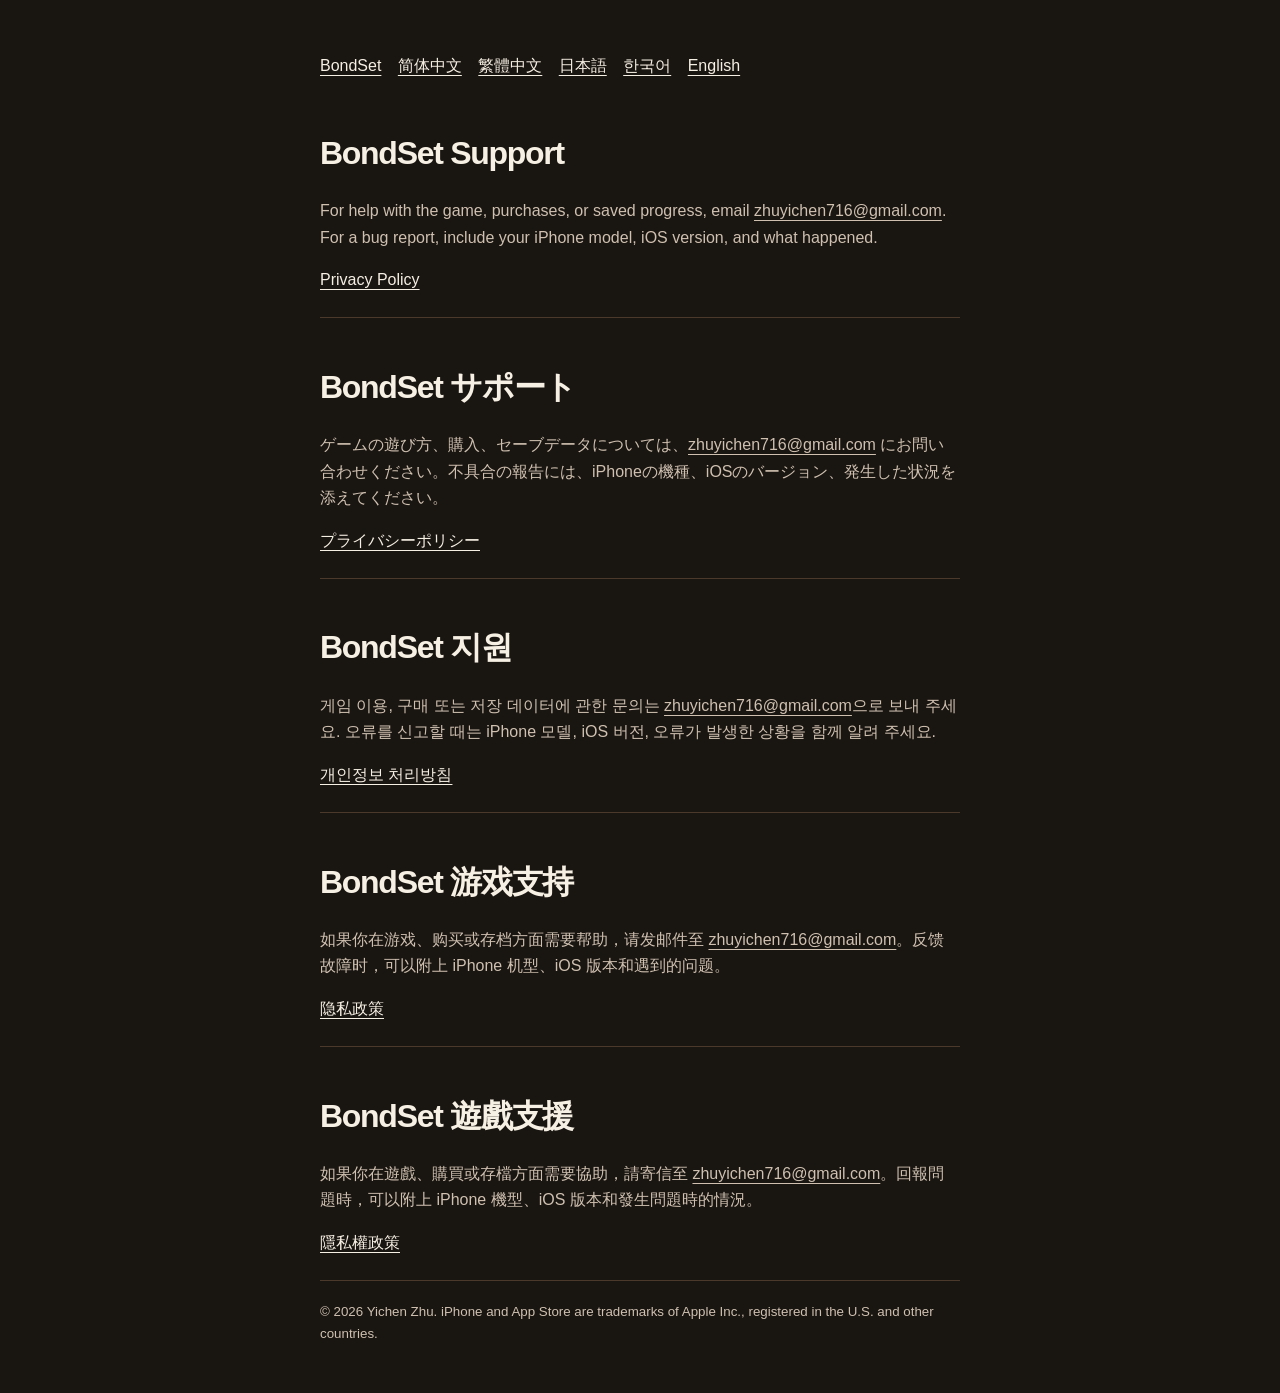
<file: support/index.html>
<!doctype html>
<html lang="en">
<head>
  <meta charset="utf-8">
  <meta name="viewport" content="width=device-width, initial-scale=1">
  <meta name="description" content="Contact BondSet support.">
  <title>BondSet · Support</title>
  <link rel="icon" type="image/png" href="../assets/icon.png">
  <link rel="stylesheet" href="../assets/site.css">
  <style>
    main { width: min(100% - 42px, 640px); margin: 48px auto; line-height: 1.65; }
    h1 { font-size: 2rem; letter-spacing: -.04em; line-height: 1.15; }
    section { padding-block: 24px; border-bottom: 1px solid var(--line); }
    section p { color: var(--muted); }
    section a { overflow-wrap: anywhere; }
    nav a { display: inline-block; padding: 5px 12px 5px 0; }
    small { display: block; color: var(--muted); margin-block-start: 20px; }
  </style>
</head>
<body>
<main>
  <nav aria-label="BondSet"><a href="../">BondSet</a> <a href="#zh" lang="zh-Hans">简体中文</a> <a href="#zh-hant" lang="zh-Hant">繁體中文</a> <a href="#ja" lang="ja">日本語</a> <a href="#ko" lang="ko">한국어</a> <a href="#en" lang="en">English</a></nav>
  <section id="en" lang="en">
    <h1>BondSet Support</h1>
    <p>For help with the game, purchases, or saved progress, email <a href="mailto:zhuyichen716@gmail.com">zhuyichen716@gmail.com</a>. For a bug report, include your iPhone model, iOS version, and what happened.</p>
    <a href="../privacy/#en">Privacy Policy</a>
  </section>
  <section id="ja" lang="ja">
    <h1>BondSet サポート</h1>
    <p>ゲームの遊び方、購入、セーブデータについては、<a href="mailto:zhuyichen716@gmail.com">zhuyichen716@gmail.com</a> にお問い合わせください。不具合の報告には、iPhoneの機種、iOSのバージョン、発生した状況を添えてください。</p>
    <a href="../privacy/#ja">プライバシーポリシー</a>
  </section>
  <section id="ko" lang="ko">
    <h1>BondSet 지원</h1>
    <p>게임 이용, 구매 또는 저장 데이터에 관한 문의는 <a href="mailto:zhuyichen716@gmail.com">zhuyichen716@gmail.com</a>으로 보내 주세요. 오류를 신고할 때는 iPhone 모델, iOS 버전, 오류가 발생한 상황을 함께 알려 주세요.</p>
    <a href="../privacy/#ko">개인정보 처리방침</a>
  </section>
  <section id="zh" lang="zh-Hans">
    <h1>BondSet 游戏支持</h1>
    <p>如果你在游戏、购买或存档方面需要帮助，请发邮件至 <a href="mailto:zhuyichen716@gmail.com">zhuyichen716@gmail.com</a>。反馈故障时，可以附上 iPhone 机型、iOS 版本和遇到的问题。</p>
    <a href="../privacy/#zh">隐私政策</a>
  </section>
  <section id="zh-hant" lang="zh-Hant">
    <h1>BondSet 遊戲支援</h1>
    <p>如果你在遊戲、購買或存檔方面需要協助，請寄信至 <a href="mailto:zhuyichen716@gmail.com">zhuyichen716@gmail.com</a>。回報問題時，可以附上 iPhone 機型、iOS 版本和發生問題時的情況。</p>
    <a href="../privacy/#zh-hant">隱私權政策</a>
  </section>
  <small>© 2026 Yichen Zhu. iPhone and App Store are trademarks of Apple Inc., registered in the U.S. and other countries.</small>
</main>
</body>
</html>
</file>
<file: assets/site.css>
@font-face {
  font-family: "Jersey 25";
  src: url("fonts/jersey-25.woff2") format("woff2");
  font-style: normal;
  font-weight: 400;
  font-display: swap;
}

@font-face {
  font-family: "Fusion Pixel";
  src: url("fonts/fusion-pixel.woff2") format("woff2");
  font-style: normal;
  font-weight: 400;
  font-display: swap;
}

@font-face {
  font-family: "Fusion Pixel JP";
  src: url("fonts/fusion-pixel-ja.woff2") format("woff2");
  font-style: normal;
  font-weight: 400;
  font-display: swap;
}

:root {
  color-scheme: dark;
  --ink: #191511;
  --cream: #f6efe3;
  --muted: #cfc0b0;
  --line: #4b3a2b;
  --orange: #ffb274;
  --game-orange: #e96822;
  font-family: "Helvetica Neue", "PingFang SC", "Hiragino Sans", "Microsoft YaHei", sans-serif;
  background: var(--ink);
  color: var(--cream);
}

* { box-sizing: border-box; }
body { margin: 0; }
a { color: inherit; text-underline-offset: .24em; }
a:focus-visible { outline: 2px solid var(--orange); outline-offset: 4px; }

.landing {
  background:
    radial-gradient(ellipse at 26% 46%, #71451e 0%, #422916 26%, transparent 64%),
    var(--ink);
}

.site {
  width: min(100% - 104px, 1280px);
  min-height: 100svh;
  margin-inline: auto;
  display: grid;
  grid-template-rows: auto 1fr auto;
}

.header {
  display: flex;
  justify-content: flex-end;
  align-items: center;
  min-height: 72px;
}

.languages {
  display: flex;
  align-items: center;
  flex-wrap: wrap;
  justify-content: flex-end;
  gap: 2px 18px;
  font-size: .75rem;
  color: var(--muted);
}

.languages a {
  padding-block: 8px;
  text-decoration: none;
}

.languages a[aria-current],
.languages a:hover {
  color: var(--cream);
  text-decoration: underline;
  text-decoration-color: var(--orange);
}

.hero {
  display: grid;
  grid-template-columns: minmax(290px, .86fr) minmax(0, 1fr);
  gap: clamp(40px, 7vw, 112px);
  align-items: center;
  width: min(100%, 1090px);
  margin-inline: auto;
  padding-block: 20px 28px;
}

.device {
  justify-self: center;
  width: clamp(225px, calc((100svh - 176px) * .46), 330px);
  max-width: 100%;
  margin: 0;
  padding: 8px;
  border: 1px solid #726659;
  border-radius: 11.5% / 5.4%;
  background: #161412;
  box-shadow: 0 25px 65px #0008, inset 0 0 0 2px #3a332b;
}

.device img {
  display: block;
  width: 100%;
  height: auto;
  border-radius: 9.5% / 4.35%;
}

.copy {
  min-width: 0;
  padding-bottom: 7px;
}

.brand {
  display: flex;
  flex-direction: column;
  align-items: flex-start;
  gap: clamp(17px, 2.4vw, 31px);
}

.app-icon {
  display: block;
  width: clamp(64px, 6.5vw, 92px);
  height: auto;
  border-radius: 22%;
}

.copy h1 {
  margin: 0;
  font-family: "Jersey 25", sans-serif;
  font-size: clamp(72px, 10vw, 146px);
  font-weight: 400;
  line-height: .85;
}

.copy p {
  max-width: 31em;
  margin: clamp(20px, 3vw, 36px) 0 27px;
  font-family: "Fusion Pixel", system-ui, sans-serif;
  font-size: clamp(17px, 1.55vw, 20px);
  line-height: 1.55;
  color: var(--muted);
  text-wrap: pretty;
}

.copy p:lang(ja) { font-family: "Fusion Pixel JP", system-ui, sans-serif; }
.copy p:lang(en) { font-family: "Jersey 25", system-ui, sans-serif; }
.copy p:lang(ko) { word-break: keep-all; }

.store {
  display: inline-flex;
  min-height: 47px;
  align-items: center;
  justify-content: center;
  padding: 9px 17px;
  border: 1px solid var(--game-orange);
  border-radius: 6px;
  color: #191511;
  background: var(--game-orange);
  font-family: inherit;
  font-size: .875rem;
  font-weight: 600;
  line-height: 1.35;
  text-decoration: none;
}

.footer {
  display: flex;
  justify-content: space-between;
  align-items: center;
  gap: 12px;
  min-height: 64px;
  border-top: 1px solid var(--line);
  color: var(--muted);
  font-size: .75rem;
}

.footer small { font-size: inherit; }
.footer nav { display: flex; flex-wrap: wrap; gap: 18px; }
.footer a { text-decoration: none; padding-block: 8px; }
.footer a:hover { color: var(--cream); text-decoration: underline; }

@media (max-width: 800px) {
  .landing {
    background:
      radial-gradient(ellipse at 50% 32%, #71451e 0%, #422916 27%, transparent 66%),
      var(--ink);
  }
  .site { width: calc(100% - 42px); }
  .header { min-height: 50px; }
  .hero {
    grid-template-columns: 1fr;
    justify-items: center;
    align-content: center;
    gap: 24px;
    padding-block: 8px 24px;
  }
  .device {
    width: clamp(158px, calc((100svh - 446px) * .46), 231px);
    padding: 6px;
  }
  .copy { text-align: center; padding-bottom: 0; }
  .brand { flex-direction: row; align-items: center; justify-content: center; gap: 10px; }
  .app-icon { width: clamp(36px, 9vw, 56px); }
  .copy h1 { font-size: clamp(51px, 14vw, 94px); }
  .copy p { max-width: 24em; margin: 13px auto 17px; }
  .footer { min-height: 52px; }
}

@media (max-width: 360px) {
  .site { width: calc(100% - 30px); }
  .languages { column-gap: 11px; }
  .footer nav { gap: 9px; }
}
</file>
